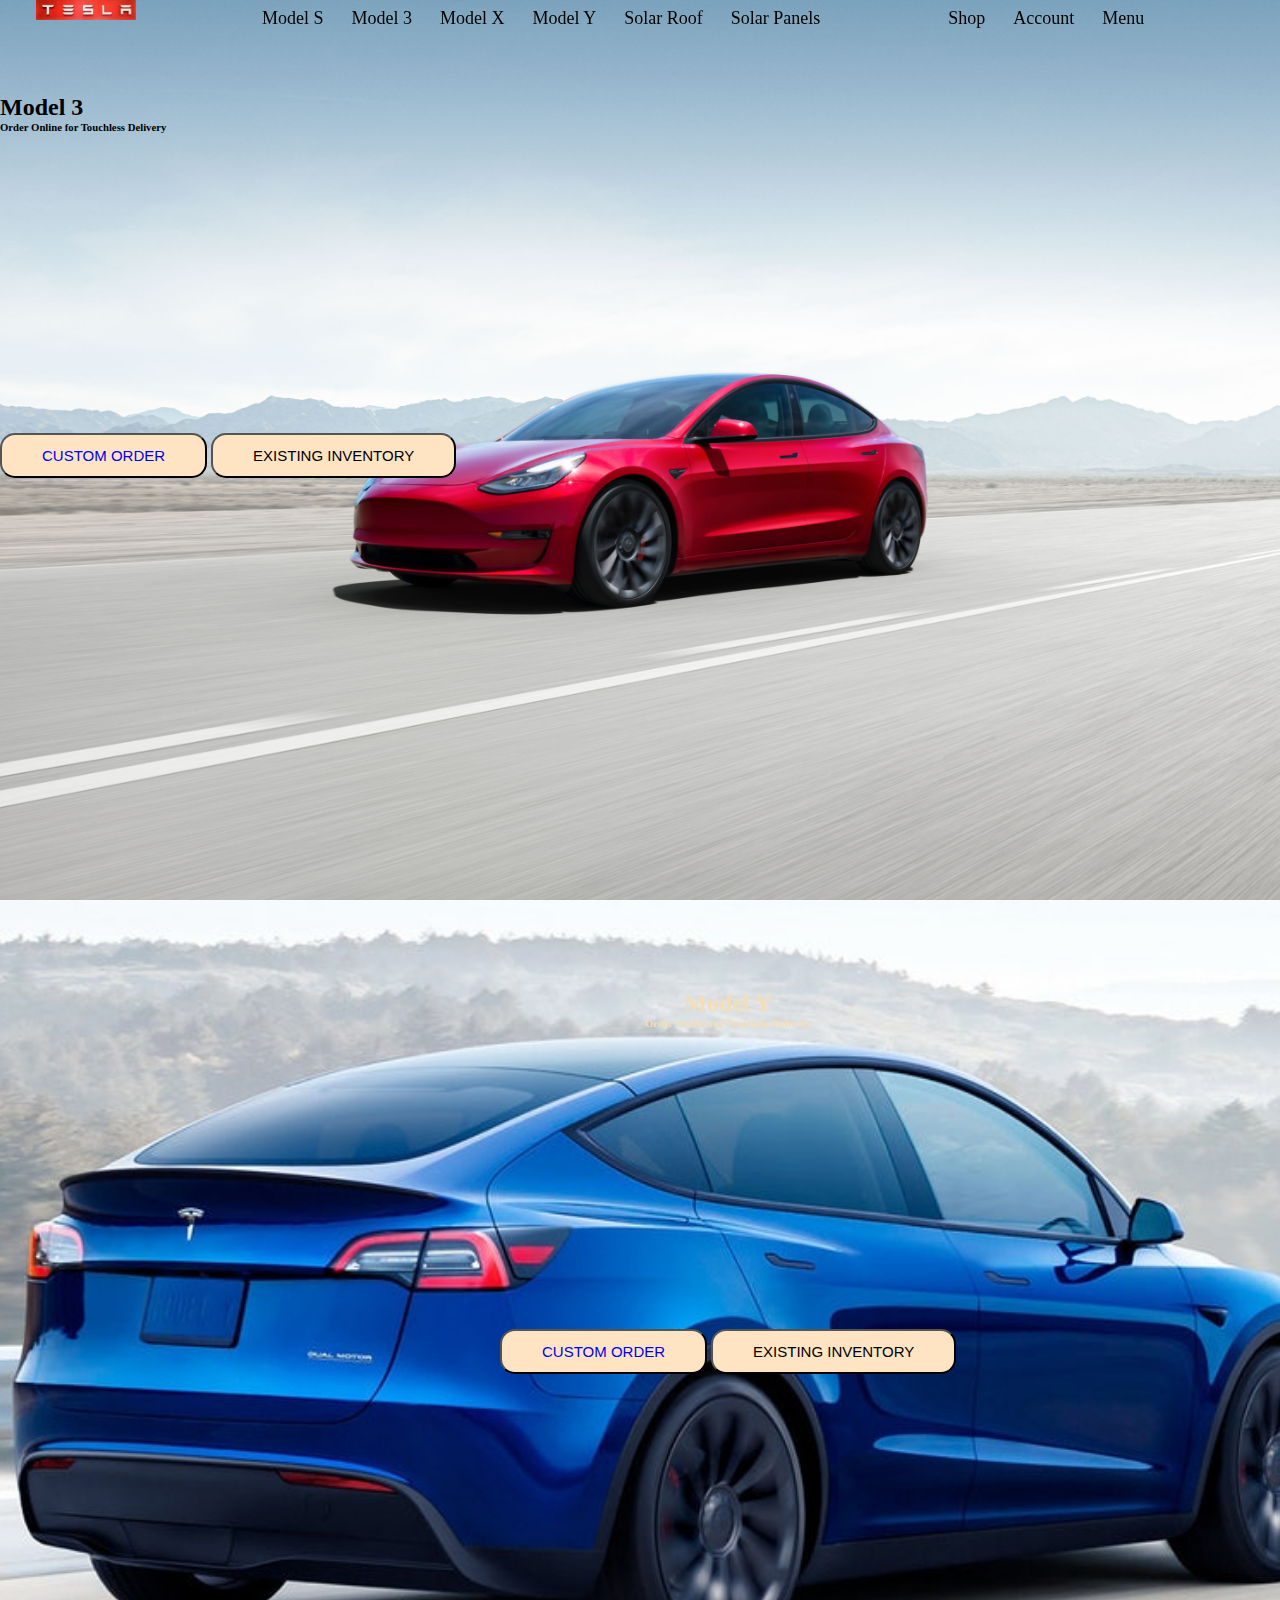
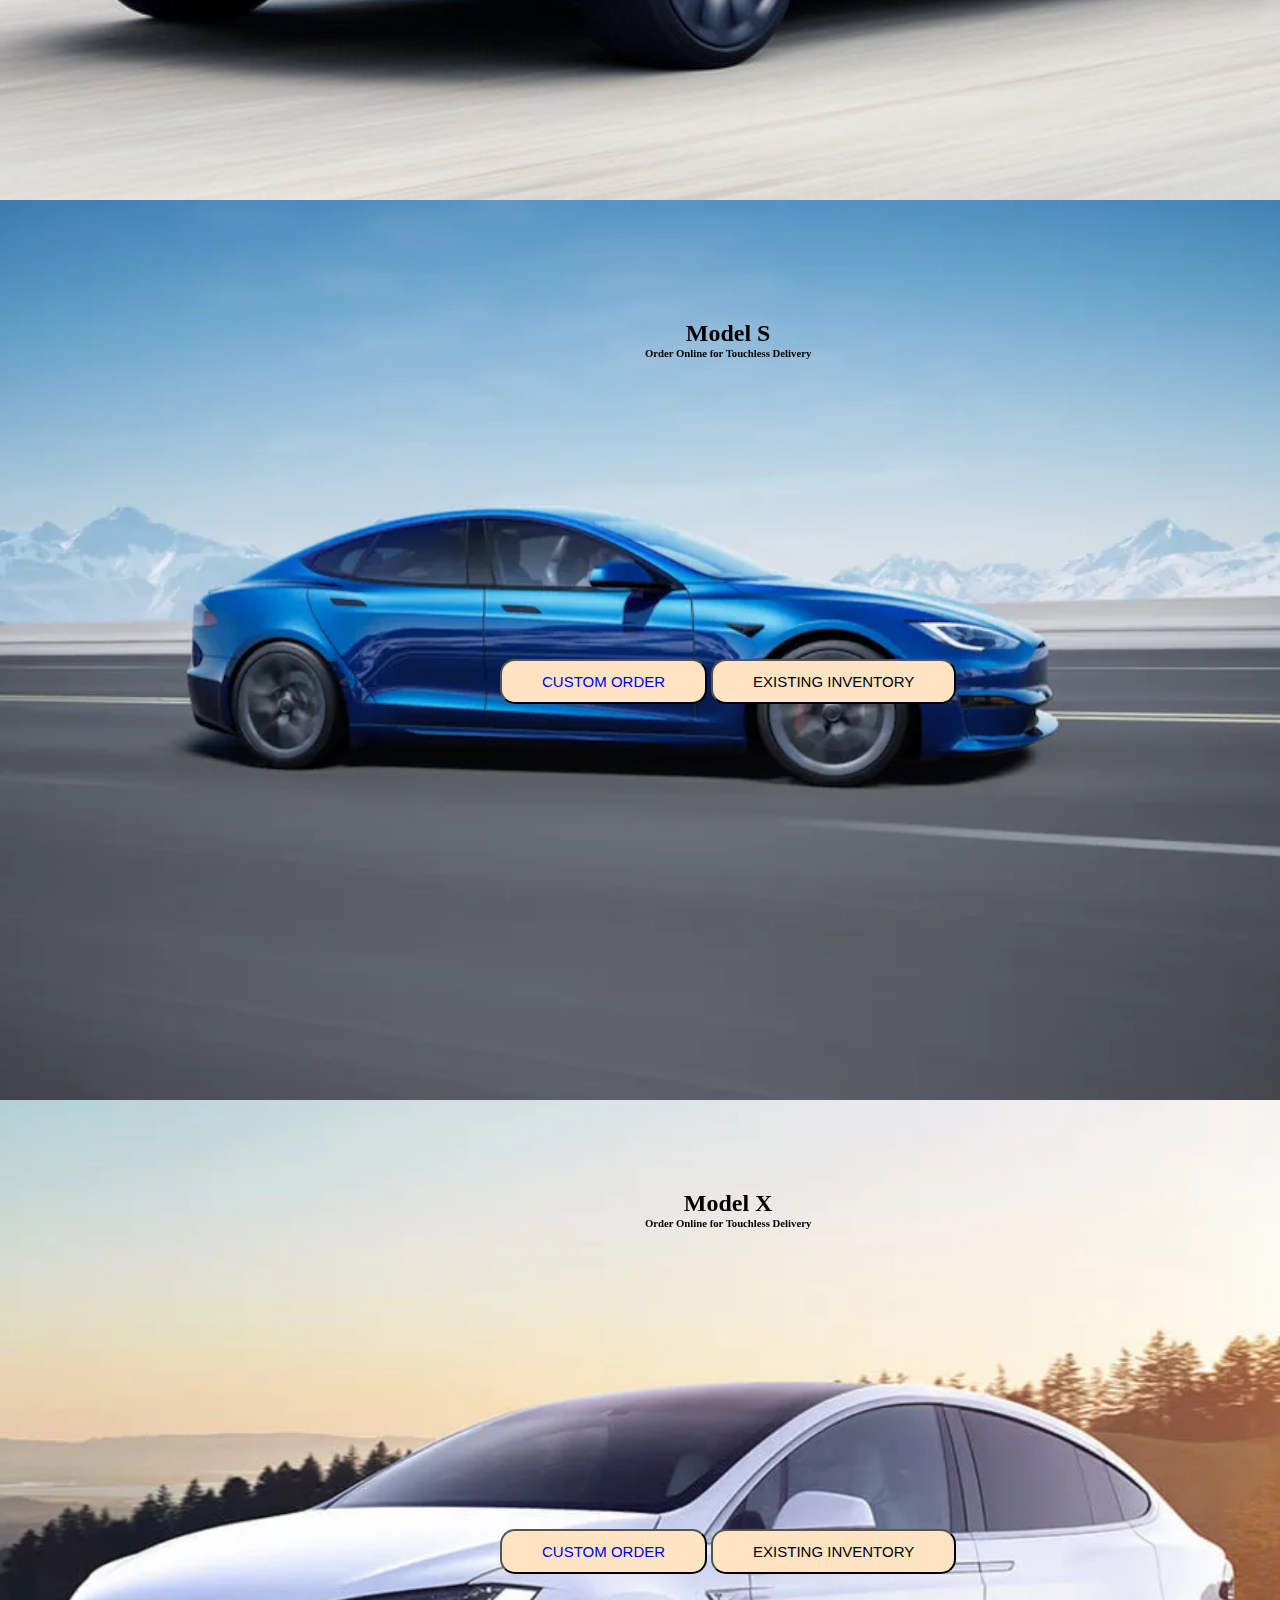
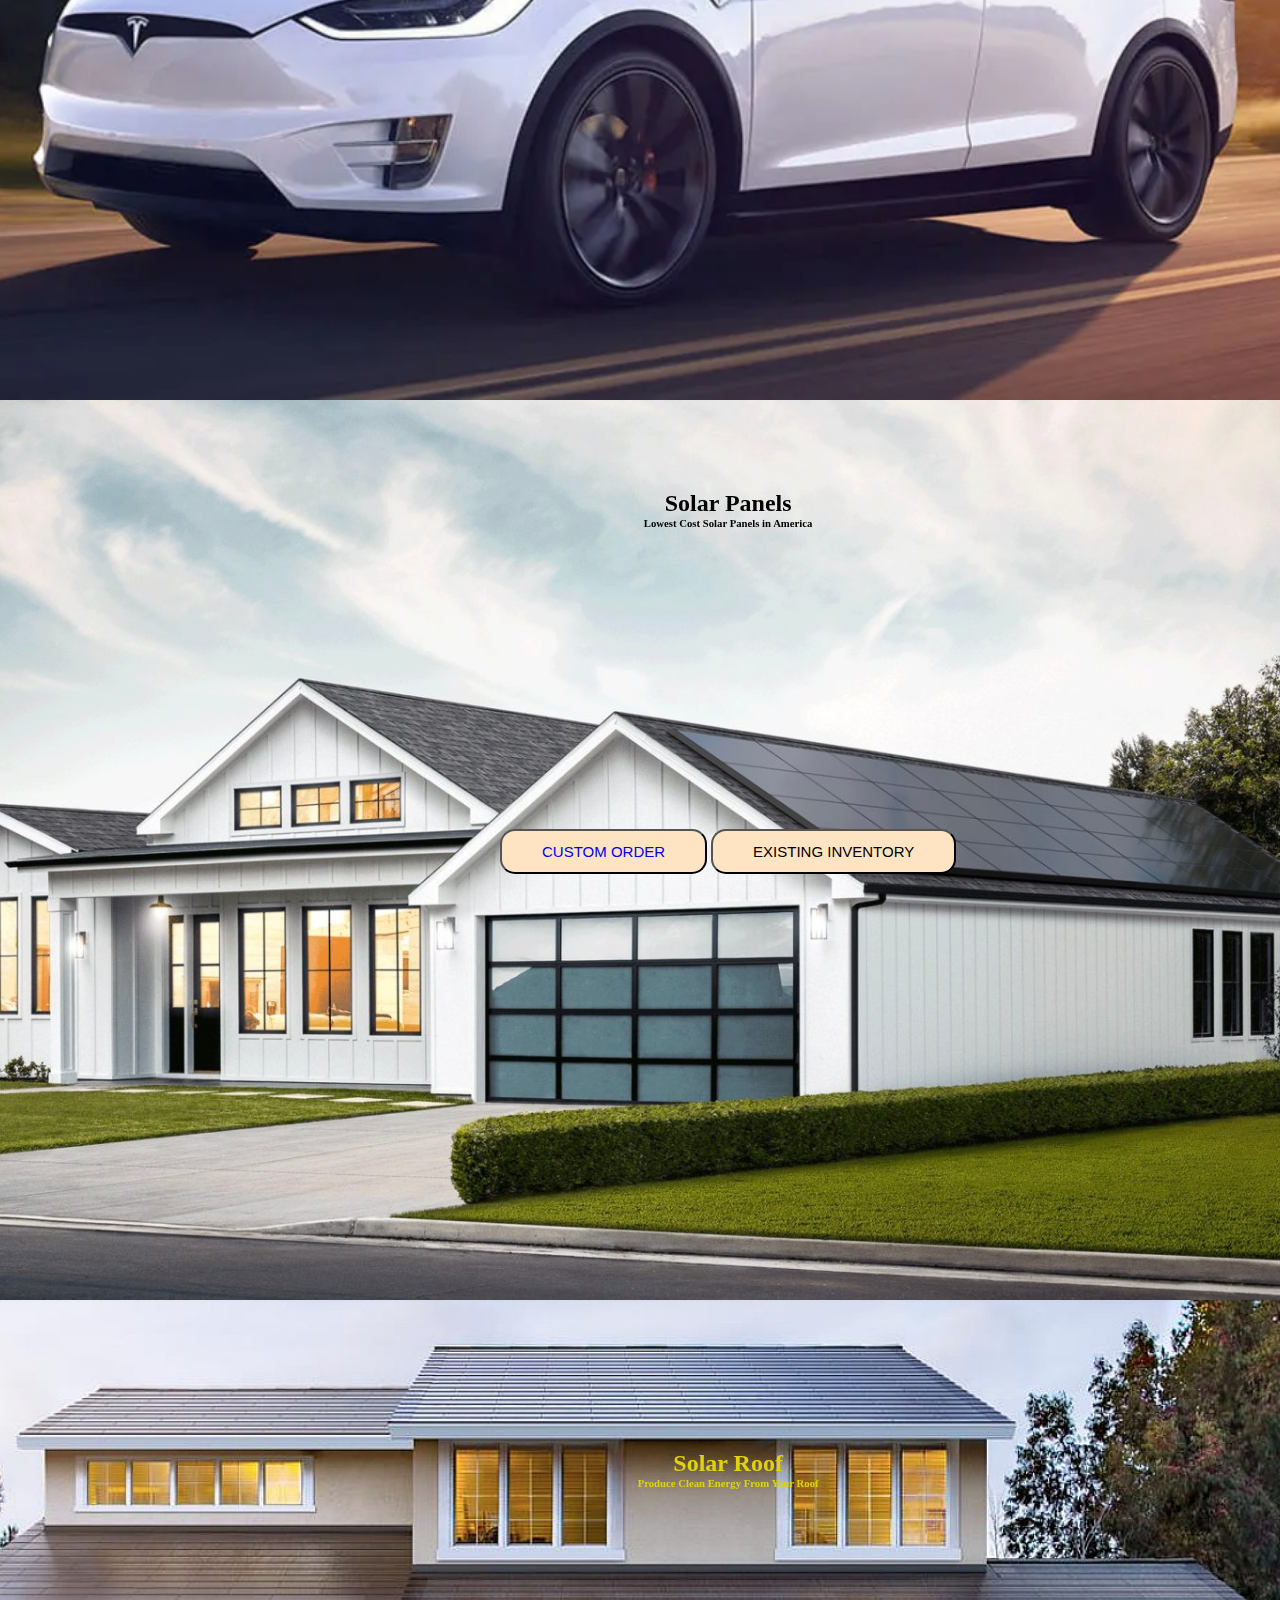
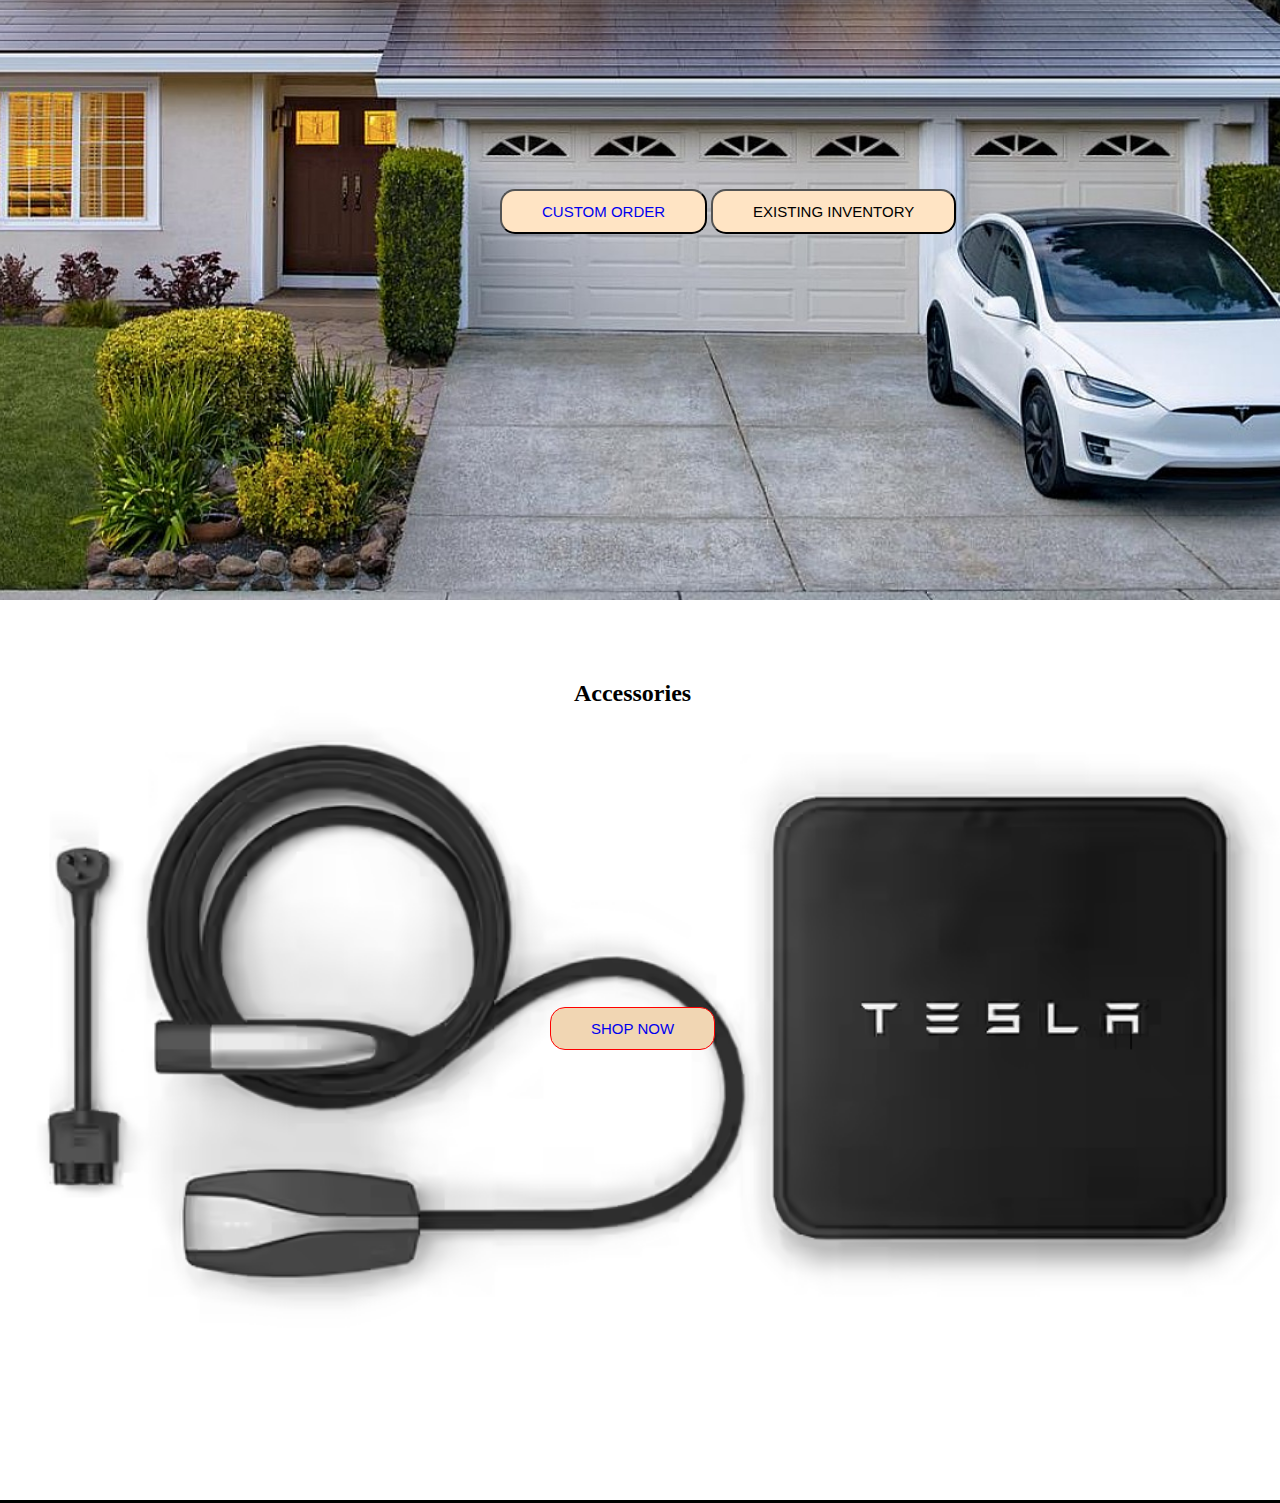
<file: index.html>
<!DOCTYPE html>
<html lang="en">
<head>
    <meta charset="UTF-8">
    <meta http-equiv="X-UA-Compatible" content="IE=edge">
    <meta name="viewport" content="width=device-width, initial-scale=1.0">
    <title>Tesla: Electric Cars, Solar & Clean Energy</title>
    <link href="https://cdn.jsdelivr.net/npm/bootstrap@5.1.3/dist/css/bootstrap.min.css" rel="stylesheet" integrity="sha384-1BmE4kWBq78iYhFldvKuhfTAU6auU8tT94WrHftjDbrCEXSU1oBoqyl2QvZ6jIW3" crossorigin="anonymous">
    <link rel="stylesheet" href="style.css">
   
</head>
<body>
<div class="control" >
  <div class="main" id="main">
    <nav>
     <img src="images/logo.jpg" alt="">
      <div class="nav-link">
        <ul>           
          <li><a href="#">Model S</a></li>
          <li><a href="#">Model 3</a></li>
          <li><a href="#">Model X</a></li>
          <li><a href="#">Model Y</a></li>
          <li><a href="#">Solar Roof</a></li>
          <li><a href="#">Solar Panels</a></li>
          <span class="span-n">
            <li><a href="#">Shop</a></li>
            <li><a href="#">Account</a></li>
            <li><a href="#">Menu</a></li>
          </span>
        </ul>
      </div>
    </nav>
    <div class="content text-center">
      <h2>Model 3</h2>
      <h6>Order Online for Touchless Delivery</h6>
     
      <button type="submit" class="bttn" ><a href="order.html"> CUSTOM ORDER </a></button>
      <button  type="submit"class="bttn" >EXISTING INVENTORY</button>
    </div>
  </div>
  <div class="main-1">
    <div>
      <div class="model-y">
        <h2>Model Y</h2>
        <h6>Order Online for Touchless Delivery</h6>
        <button type="submit" class="bttn"><a href="order.html"> CUSTOM ORDER </a></button>
      <button type="submit"class="bttn" >EXISTING INVENTORY</button>
      </div>
    </div>
  </div>
  <div class="main-2">
    <div>
      <div class="model-s">
        <h2>Model S</h2>
      <h6>Order Online for Touchless Delivery</h6>
      <button type="submit" class="bttn"><a href="order.html"> CUSTOM ORDER </a> </button>
      <button type="submit"class="bttn" >EXISTING INVENTORY</button>
      </div>
    </div>
  </div>
  <div class="main-3">
    <div>
      <div class="model-x">
        <h2>Model X</h2>
        <h6>Order Online for Touchless Delivery</h6>
        <button type="submit" class="bttn"><a href="order.html"> CUSTOM ORDER </a> </button>
      <button type="submit"class="bttn" >EXISTING INVENTORY</button>
      </div>
    </div>
  </div>
  <div class="panels">
    <div>
      <div class="panels-4">
        <h2>Solar Panels</h2>
        <h6>Lowest Cost Solar Panels in America </h6>
        <button type="submit" class="bttn"><a href="order.html"> CUSTOM ORDER </a> </button>
      <button type="submit"class="bttn" >EXISTING INVENTORY</button>
      </div>
    </div>
  </div>
 <div class="roof">
  <div>
    <div class="roof-5">
      <h2>Solar Roof</h2>
      <h6>Produce Clean Energy From Your Roof</h6>
      <button type="submit" class="bttn"><a href="order.html"> CUSTOM ORDER </a> </button>
      <button type="submit"class="bttn" >EXISTING INVENTORY</button>
    </div>
  </div>
 </div>
 <div class="Accessories">
  <div>
    <div class="Accessories-6">
      <h2>Accessories</h2>
      <button class="shop" type="submit"id="shop"><a href="https://shop.tesla.com/?tesref=true"> SHOP NOW </a></button>
    </div>
  </div>
 </div>
</div>
<div class="bodar"></div>

<!--============= link-javascript ============-->
<script src="script.js"></script>
<script src="https://cdn.jsdelivr.net/npm/bootstrap@5.1.3/dist/js/bootstrap.bundle.min.js" integrity="sha384-ka7Sk0Gln4gmtz2MlQnikT1wXgYsOg+OMhuP+IlRH9sENBO0LRn5q+8nbTov4+1p" crossorigin="anonymous"></script>
</body>
</html>
</file>
<file: style.css>
*{
    margin: 0;
    padding: 0;
    box-sizing: border-box;
}
.main{
    background-image: url(images/Model3.jpg);
    height: 100vh;
    width: 100vw;
    background-position: center;
    background-size: cover;
}
#all-card-a{
    display: none;
}
nav{
    display: flex;
    padding: 2px 6px;
    justify-content: space-between;
    align-items: center;
}
nav > img{
    margin-left: 30px;
    margin-top: 15px;
    width: 100px;
    position: fixed;
}
.nav-link{
    flex: 1;
    text-align: right;
    position: absolute;
    top: 0;
    left: 250px;
    position: fixed;
}
.span-n{
    left: 100px;
    position: relative;
}
.nav-link ul li{
    list-style: none;
    display: inline-block;
    padding: 8px 12px;
    position: relative;
}
.nav-link ul li a{
    color: #000;
    text-decoration: none;
    font-size: 18px;
}
.nav-link ul li::after{
    content: '';
    width: 0%;
    height: 2px;
    background: rgb(238, 255, 0);
    display: block;
    margin: auto;
    transition: 0.5s;
}
.nav-link ul li :hover::after{
    width: 100%;
}
.content{
    margin-top: 90px;
}
.bttn{
    margin-top: 300px;
    display: inline-block;
    text-decoration: none;
    color: #000;
    background-color: bisque;
    border-radius: 15px;
    padding: 12px 40px;
    font-size: 15px;
    position: relative;
    cursor: pointer;
}
.bttn:hover{
    border: 2px solid red;
    border-radius: 15px;
    transition: 0.5s;
}
.bttn a{
    text-decoration: none;
}
.main-1{
    background-image: url(images/model-y.jpg);
    height: 100vh;
    width: 100vw;
    background-position: center;
    background-size: cover;
}
.model-y{
    color: wheat;
    text-align: center;
    justify-items: center;
    position: absolute;
    margin-top: 90px;
    margin-left: 500px;
}
.main-2{
    background-image: url(images/model-S.jpg);
    height: 100vh;
    width: 100vw;
    background-position: center;
    background-size: cover;
}
.model-s{
    color: #000;
    text-align: center;
    justify-items: center;
    position: absolute;
    margin-top: 120px;
    margin-left: 500px;
}
.main-3{
    background-image: url(images/Model-X.jpg);
    height: 100vh;
    width: 100vw;
    background-position: center;
    background-size: cover;
}
.model-x{
    color: #000;
    text-align: center;
    justify-items: center;
    position: absolute;
    margin-top: 90px;
    margin-left: 500px;
}
.panels{
    background-image: url(images/Tesla-Solar-hero.jpg);
    height: 100vh;
    width: 100vw;
    background-position: center;
    background-size: cover;
}
.panels-4{
    color: #000;
    text-align: center;
    justify-items: center;
    position: absolute;
    margin-top: 90px;
    margin-left: 500px;
}
.roof{
    background-image: url(images/solar-roof.jpg);
    height: 100vh;
    width: 100vw;
    background-position: center;
    background-size: cover;
}
.roof-5{
    color: rgb(224, 210, 13);
    text-align: center;
    justify-items: center;
    position: absolute;
    margin-top: 150px;
    margin-left: 500px;
}
.Accessories{
    background-image: url(images/na-mobile.jpg);
    height: 100vh;
    width: 100vw;
    background-position: center;
    background-size: cover;
}
.Accessories-6{
    color: #000;
    text-align: center;
    justify-items: center;
    position: absolute;
    margin-top: 80px;
    margin-left: 550px;
}
.shop{
    margin-top: 300px;
    display: inline-block;
    color: #000;
    border: 1.5px solid red;
    border-radius: 15px;
    padding: 12px 40px;
    font-size: 15px;
    background: transparent;
    position: relative;
    cursor: pointer;
    background-color: rgb(241, 214, 179);
}
.shop a{
    text-decoration: none;
}
.images img{
    width: 950px;
    height: 450px;
    margin: 0px 10px 1px 10px;
}
.images > div{
    border: 2px solid black;
    width: 1000px;
    height: 600px;
    margin: 30px;
}
.bodar{
    border-bottom: 3px solid #000;
    width: 100vw;
}
.fas{
    font-size: 30px;
    margin-left: 20px;
    border: 2px solid darkorange;
    background-color: rgb(145, 118, 84);
}
.text-center a{
    text-decoration: none;
}
/* ============================ */
#main-order{
    display: none;
}
#main-order-1{
    display: none;
}
#main-order-2{
    display: none;
}
#main-order-3{
    display: none;
}
#main-order-4{
    display: none;
}
</file>
